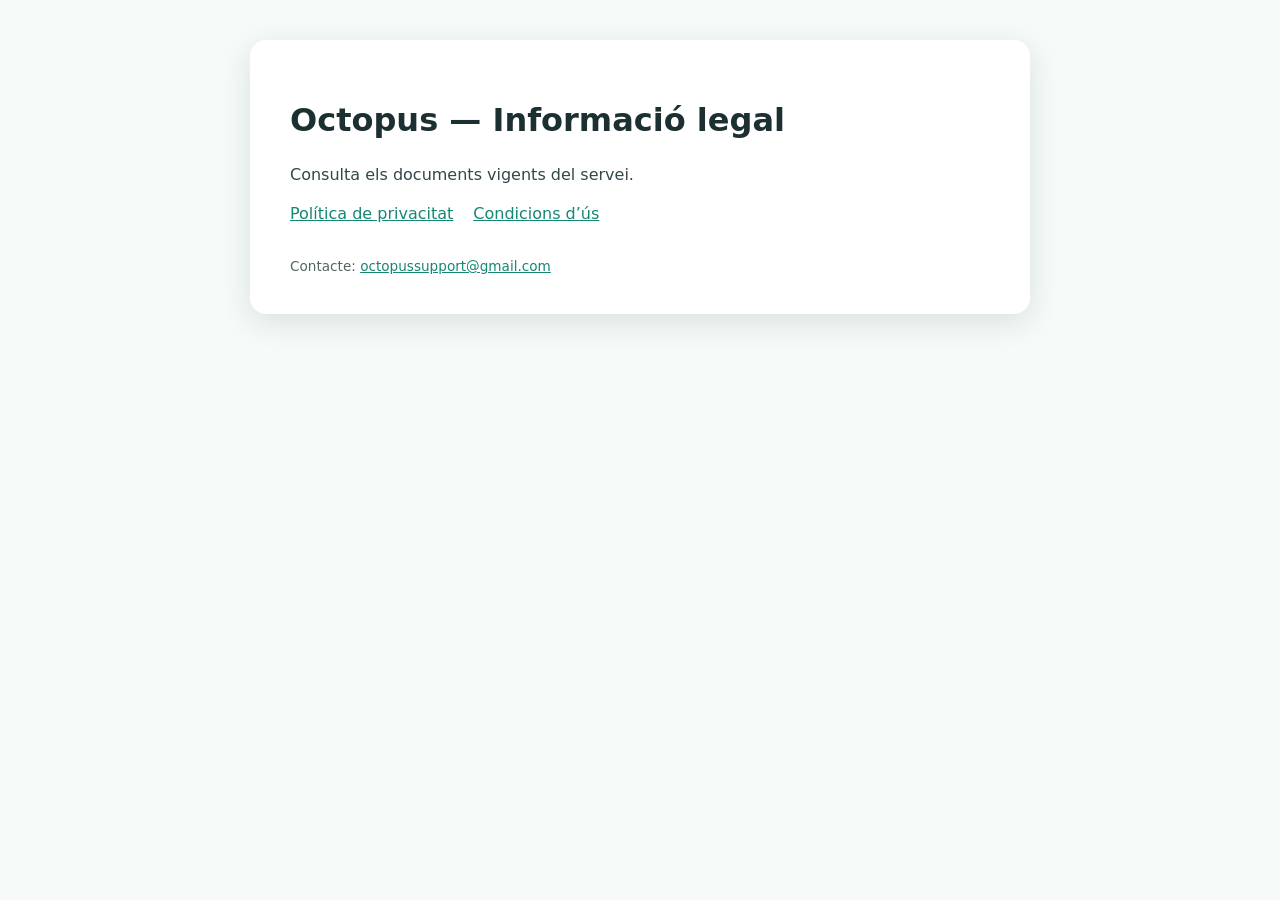
<file: index.html>
<!doctype html><html lang="ca"><head><meta charset="utf-8"><meta name="viewport" content="width=device-width,initial-scale=1"><title>Octopus — Informació legal</title><link rel="stylesheet" href="style.css"></head><body><main><h1>Octopus — Informació legal</h1><p>Consulta els documents vigents del servei.</p><nav><a href="privacy.html">Política de privacitat</a><a href="terms.html">Condicions d’ús</a></nav><footer>Contacte: <a href="mailto:octopussupport@gmail.com">octopussupport@gmail.com</a></footer></main></body></html>
</file>
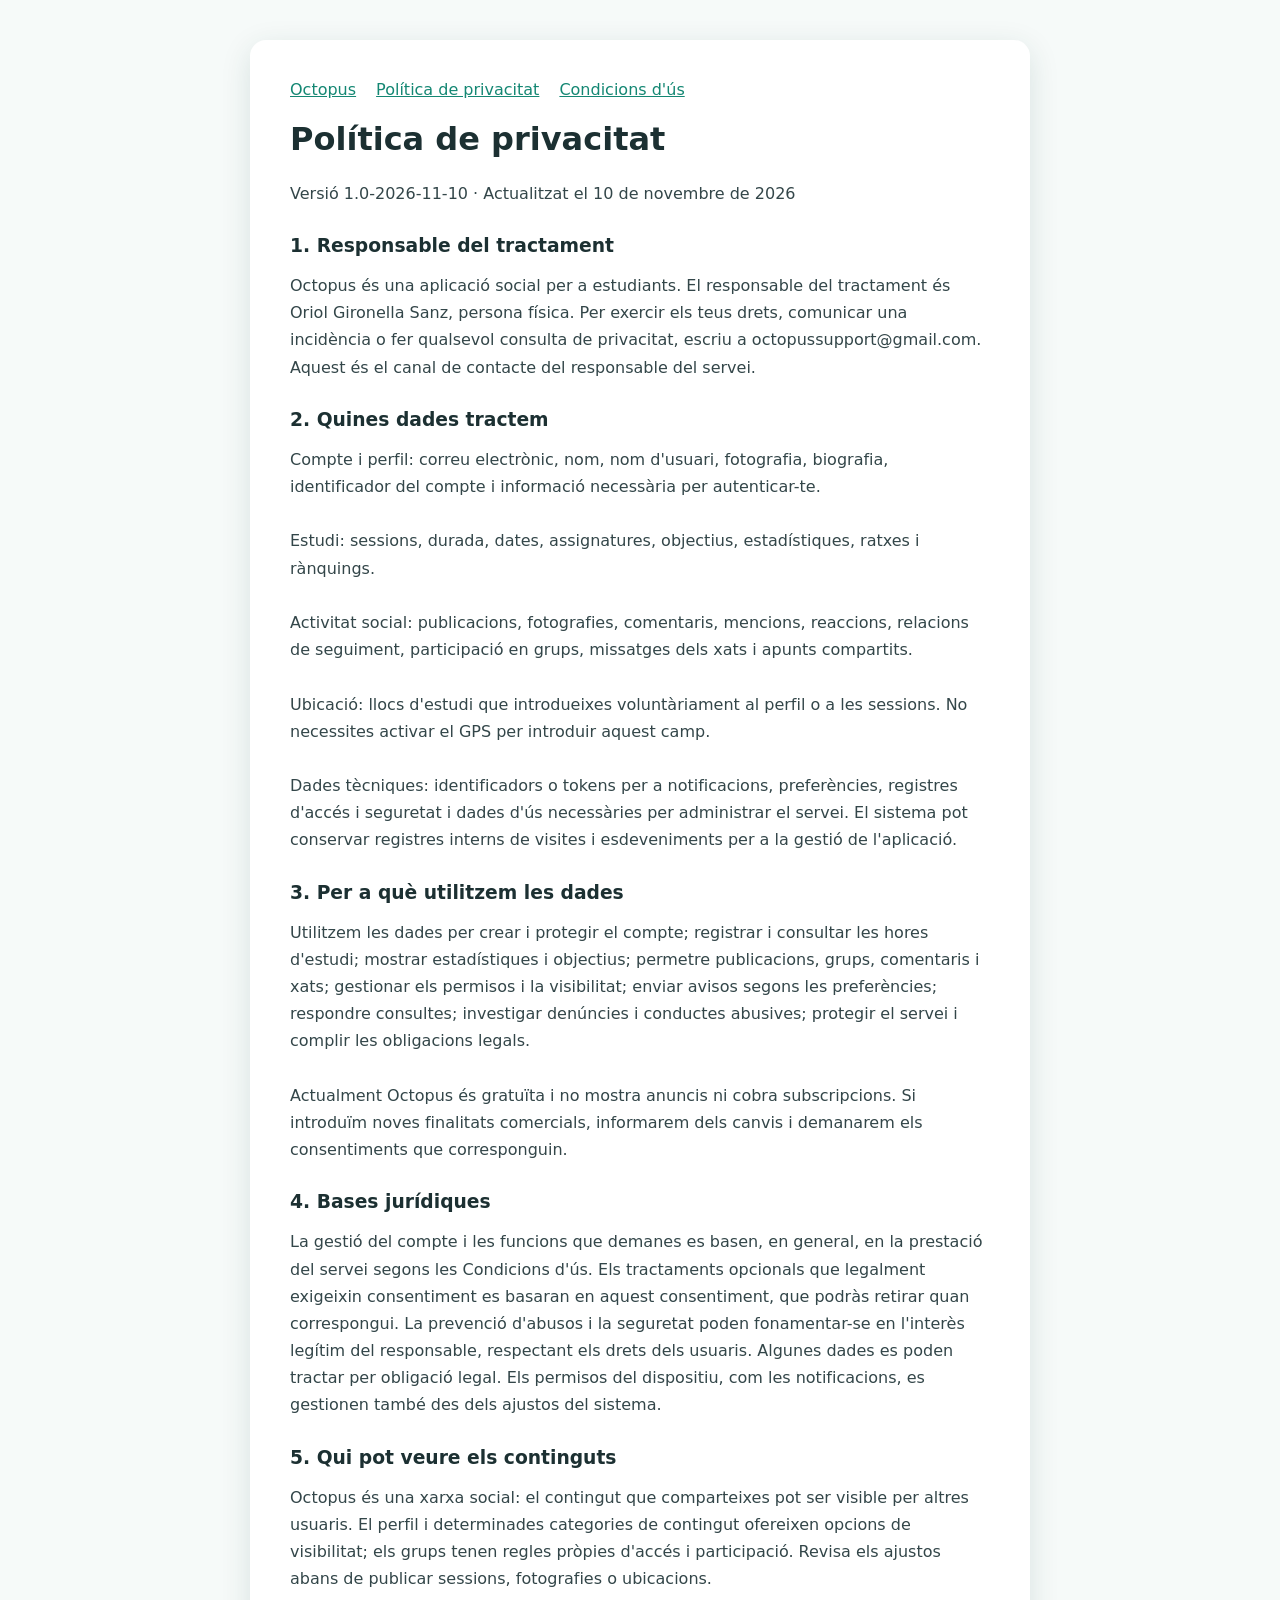
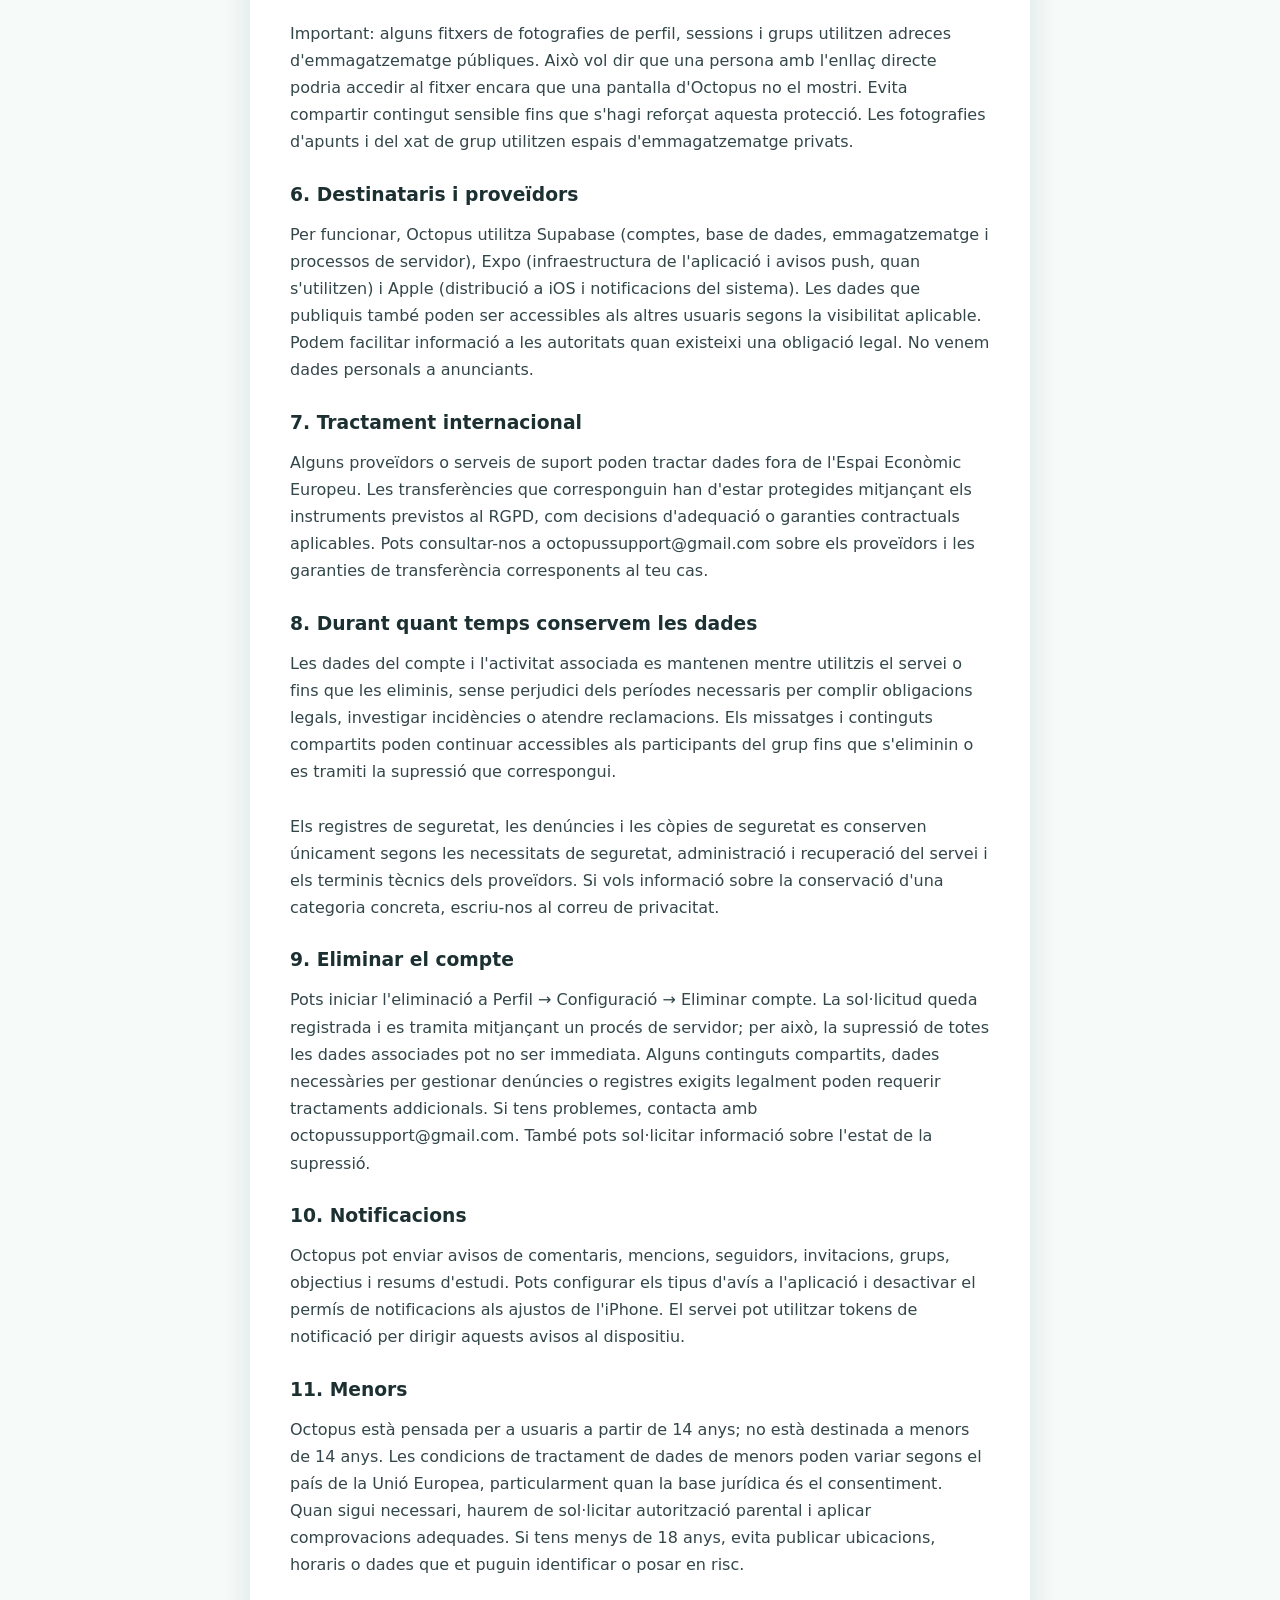
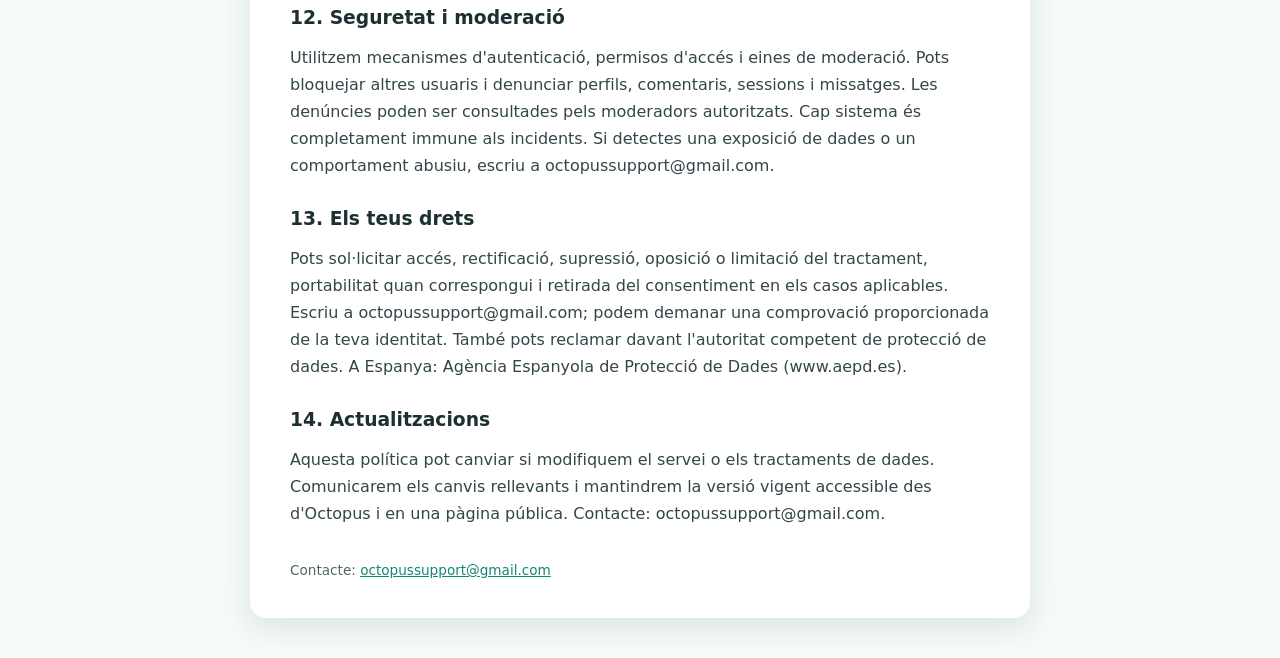
<file: privacy.html>
<!doctype html><html lang="ca"><head><meta charset="utf-8"><meta name="viewport" content="width=device-width,initial-scale=1"><meta name="robots" content="index, follow"><title>Política de privacitat — Octopus</title><link rel="stylesheet" href="style.css"></head><body><main><nav><a href="index.html">Octopus</a><a href="privacy.html">Política de privacitat</a><a href="terms.html">Condicions d'ús</a></nav><h1>Política de privacitat</h1><p>Versió 1.0-2026-11-10 · Actualitzat el 10 de novembre de 2026</p><section><h2>1. Responsable del tractament</h2><p>Octopus és una aplicació social per a estudiants. El responsable del tractament és Oriol Gironella Sanz, persona física. Per exercir els teus drets, comunicar una incidència o fer qualsevol consulta de privacitat, escriu a octopussupport@gmail.com. Aquest és el canal de contacte del responsable del servei.</p></section>
<section><h2>2. Quines dades tractem</h2><p>Compte i perfil: correu electrònic, nom, nom d&#x27;usuari, fotografia, biografia, identificador del compte i informació necessària per autenticar-te.

Estudi: sessions, durada, dates, assignatures, objectius, estadístiques, ratxes i rànquings.

Activitat social: publicacions, fotografies, comentaris, mencions, reaccions, relacions de seguiment, participació en grups, missatges dels xats i apunts compartits.

Ubicació: llocs d&#x27;estudi que introdueixes voluntàriament al perfil o a les sessions. No necessites activar el GPS per introduir aquest camp.

Dades tècniques: identificadors o tokens per a notificacions, preferències, registres d&#x27;accés i seguretat i dades d&#x27;ús necessàries per administrar el servei. El sistema pot conservar registres interns de visites i esdeveniments per a la gestió de l&#x27;aplicació.</p></section>
<section><h2>3. Per a què utilitzem les dades</h2><p>Utilitzem les dades per crear i protegir el compte; registrar i consultar les hores d&#x27;estudi; mostrar estadístiques i objectius; permetre publicacions, grups, comentaris i xats; gestionar els permisos i la visibilitat; enviar avisos segons les preferències; respondre consultes; investigar denúncies i conductes abusives; protegir el servei i complir les obligacions legals.

Actualment Octopus és gratuïta i no mostra anuncis ni cobra subscripcions. Si introduïm noves finalitats comercials, informarem dels canvis i demanarem els consentiments que corresponguin.</p></section>
<section><h2>4. Bases jurídiques</h2><p>La gestió del compte i les funcions que demanes es basen, en general, en la prestació del servei segons les Condicions d&#x27;ús. Els tractaments opcionals que legalment exigeixin consentiment es basaran en aquest consentiment, que podràs retirar quan correspongui. La prevenció d&#x27;abusos i la seguretat poden fonamentar-se en l&#x27;interès legítim del responsable, respectant els drets dels usuaris. Algunes dades es poden tractar per obligació legal. Els permisos del dispositiu, com les notificacions, es gestionen també des dels ajustos del sistema.</p></section>
<section><h2>5. Qui pot veure els continguts</h2><p>Octopus és una xarxa social: el contingut que comparteixes pot ser visible per altres usuaris. El perfil i determinades categories de contingut ofereixen opcions de visibilitat; els grups tenen regles pròpies d&#x27;accés i participació. Revisa els ajustos abans de publicar sessions, fotografies o ubicacions.

Important: alguns fitxers de fotografies de perfil, sessions i grups utilitzen adreces d&#x27;emmagatzematge públiques. Això vol dir que una persona amb l&#x27;enllaç directe podria accedir al fitxer encara que una pantalla d&#x27;Octopus no el mostri. Evita compartir contingut sensible fins que s&#x27;hagi reforçat aquesta protecció. Les fotografies d&#x27;apunts i del xat de grup utilitzen espais d&#x27;emmagatzematge privats.</p></section>
<section><h2>6. Destinataris i proveïdors</h2><p>Per funcionar, Octopus utilitza Supabase (comptes, base de dades, emmagatzematge i processos de servidor), Expo (infraestructura de l&#x27;aplicació i avisos push, quan s&#x27;utilitzen) i Apple (distribució a iOS i notificacions del sistema). Les dades que publiquis també poden ser accessibles als altres usuaris segons la visibilitat aplicable. Podem facilitar informació a les autoritats quan existeixi una obligació legal. No venem dades personals a anunciants.</p></section>
<section><h2>7. Tractament internacional</h2><p>Alguns proveïdors o serveis de suport poden tractar dades fora de l&#x27;Espai Econòmic Europeu. Les transferències que corresponguin han d&#x27;estar protegides mitjançant els instruments previstos al RGPD, com decisions d&#x27;adequació o garanties contractuals aplicables. Pots consultar-nos a octopussupport@gmail.com sobre els proveïdors i les garanties de transferència corresponents al teu cas.</p></section>
<section><h2>8. Durant quant temps conservem les dades</h2><p>Les dades del compte i l&#x27;activitat associada es mantenen mentre utilitzis el servei o fins que les eliminis, sense perjudici dels períodes necessaris per complir obligacions legals, investigar incidències o atendre reclamacions. Els missatges i continguts compartits poden continuar accessibles als participants del grup fins que s&#x27;eliminin o es tramiti la supressió que correspongui.

Els registres de seguretat, les denúncies i les còpies de seguretat es conserven únicament segons les necessitats de seguretat, administració i recuperació del servei i els terminis tècnics dels proveïdors. Si vols informació sobre la conservació d&#x27;una categoria concreta, escriu-nos al correu de privacitat.</p></section>
<section><h2>9. Eliminar el compte</h2><p>Pots iniciar l&#x27;eliminació a Perfil → Configuració → Eliminar compte. La sol·licitud queda registrada i es tramita mitjançant un procés de servidor; per això, la supressió de totes les dades associades pot no ser immediata. Alguns continguts compartits, dades necessàries per gestionar denúncies o registres exigits legalment poden requerir tractaments addicionals. Si tens problemes, contacta amb octopussupport@gmail.com. També pots sol·licitar informació sobre l&#x27;estat de la supressió.</p></section>
<section><h2>10. Notificacions</h2><p>Octopus pot enviar avisos de comentaris, mencions, seguidors, invitacions, grups, objectius i resums d&#x27;estudi. Pots configurar els tipus d&#x27;avís a l&#x27;aplicació i desactivar el permís de notificacions als ajustos de l&#x27;iPhone. El servei pot utilitzar tokens de notificació per dirigir aquests avisos al dispositiu.</p></section>
<section><h2>11. Menors</h2><p>Octopus està pensada per a usuaris a partir de 14 anys; no està destinada a menors de 14 anys. Les condicions de tractament de dades de menors poden variar segons el país de la Unió Europea, particularment quan la base jurídica és el consentiment. Quan sigui necessari, haurem de sol·licitar autorització parental i aplicar comprovacions adequades. Si tens menys de 18 anys, evita publicar ubicacions, horaris o dades que et puguin identificar o posar en risc.</p></section>
<section><h2>12. Seguretat i moderació</h2><p>Utilitzem mecanismes d&#x27;autenticació, permisos d&#x27;accés i eines de moderació. Pots bloquejar altres usuaris i denunciar perfils, comentaris, sessions i missatges. Les denúncies poden ser consultades pels moderadors autoritzats. Cap sistema és completament immune als incidents. Si detectes una exposició de dades o un comportament abusiu, escriu a octopussupport@gmail.com.</p></section>
<section><h2>13. Els teus drets</h2><p>Pots sol·licitar accés, rectificació, supressió, oposició o limitació del tractament, portabilitat quan correspongui i retirada del consentiment en els casos aplicables. Escriu a octopussupport@gmail.com; podem demanar una comprovació proporcionada de la teva identitat. També pots reclamar davant l&#x27;autoritat competent de protecció de dades. A Espanya: Agència Espanyola de Protecció de Dades (www.aepd.es).</p></section>
<section><h2>14. Actualitzacions</h2><p>Aquesta política pot canviar si modifiquem el servei o els tractaments de dades. Comunicarem els canvis rellevants i mantindrem la versió vigent accessible des d&#x27;Octopus i en una pàgina pública. Contacte: octopussupport@gmail.com.</p></section><footer>Contacte: <a href="mailto:octopussupport@gmail.com">octopussupport@gmail.com</a></footer></main></body></html>
</file>
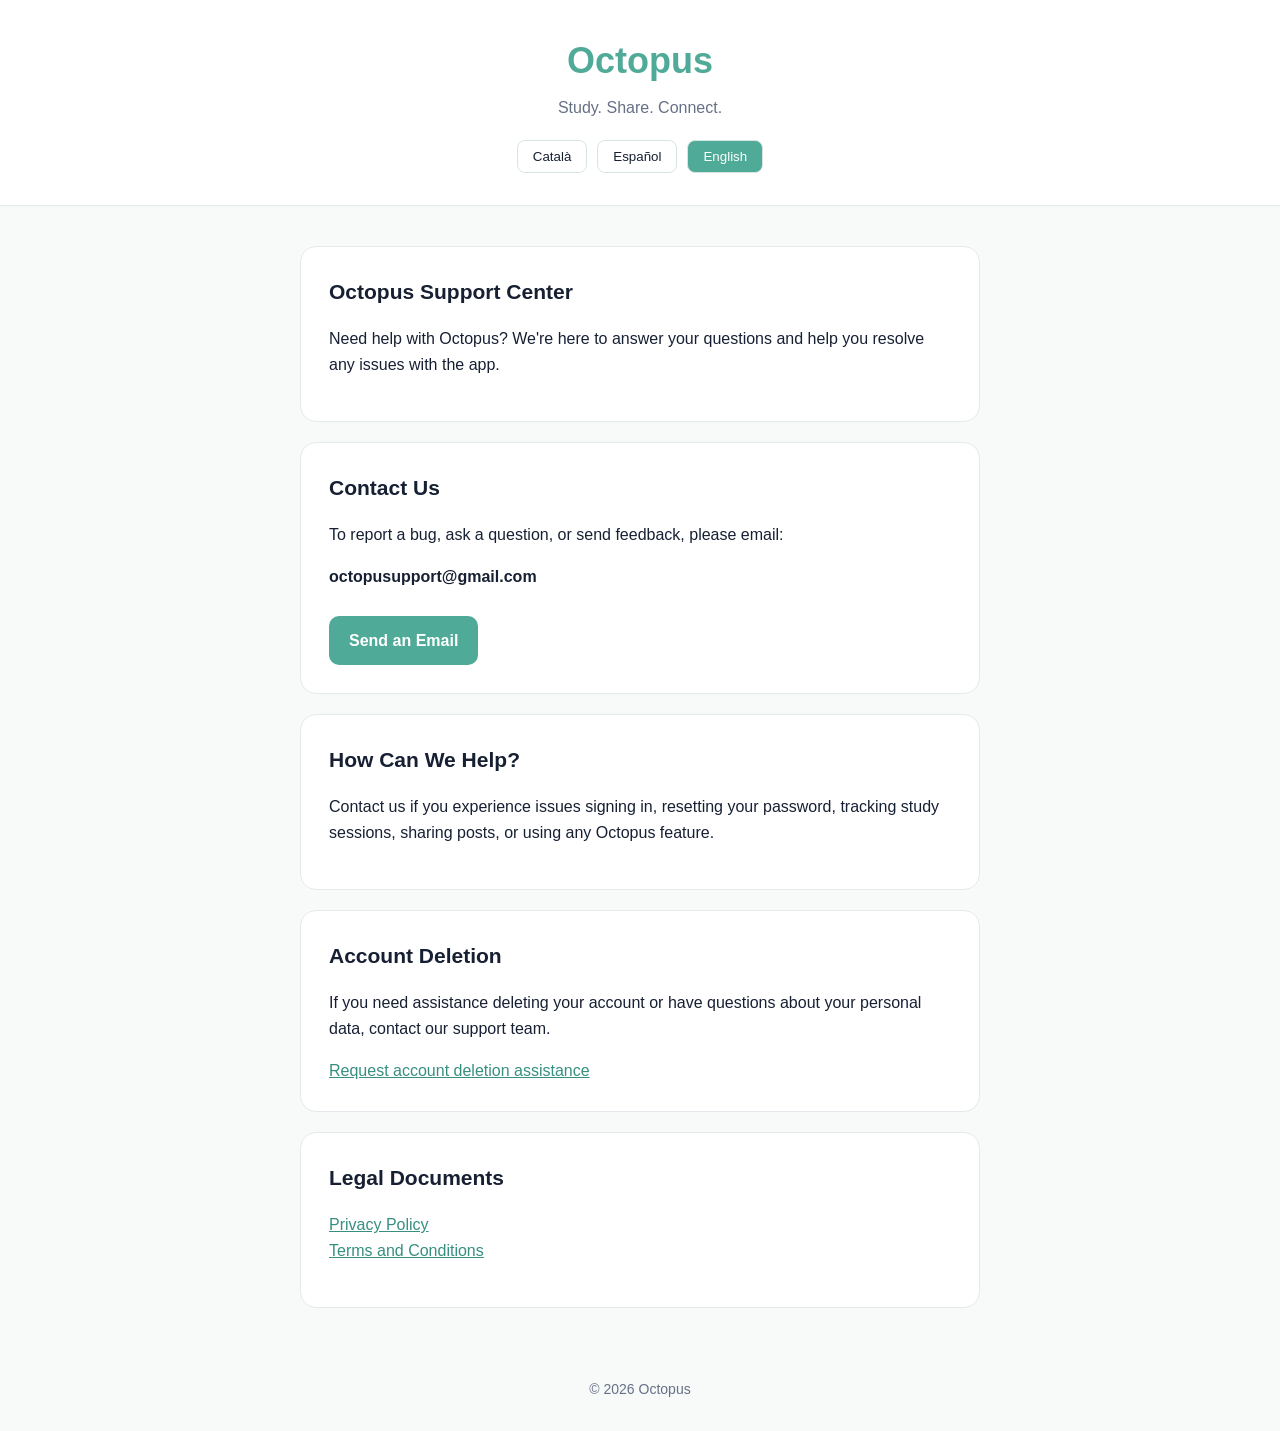
<file: support.html>
<!DOCTYPE html>
<html lang="ca">
<head>
  <meta charset="UTF-8">
  <meta name="viewport" content="width=device-width, initial-scale=1.0">
  <title>Octopus | Suport</title>
  <meta name="description" content="Pàgina oficial de suport d'Octopus. Contacta amb nosaltres per obtenir ajuda.">
  <style>
    * { box-sizing: border-box; }
    body {
      margin: 0;
      font-family: -apple-system, BlinkMacSystemFont, "Segoe UI", sans-serif;
      background: #f8faf9;
      color: #172033;
      line-height: 1.6;
    }
    header {
      background: #ffffff;
      border-bottom: 1px solid #e5e9ed;
      padding: 32px 20px;
      text-align: center;
    }
    h1 { margin: 0; color: #50aa98; font-size: 36px; }
    .subtitle { color: #667085; margin-top: 5px; }
    main { max-width: 720px; margin: 40px auto; padding: 0 20px; }
    .card {
      background: white;
      border: 1px solid #e5e9ed;
      border-radius: 16px;
      padding: 28px;
      margin-bottom: 20px;
    }
    h2 { font-size: 21px; margin-top: 0; }
    a { color: #368f80; }
    .button {
      display: inline-block;
      background: #50aa98;
      color: white;
      text-decoration: none;
      border-radius: 10px;
      padding: 12px 20px;
      font-weight: 600;
      margin-top: 10px;
    }
    .button:hover { background: #398f80; }
    .language {
      display: flex;
      justify-content: center;
      gap: 10px;
      flex-wrap: wrap;
      margin-top: 20px;
    }
    .language button {
      border: 1px solid #d7e5e1;
      background: white;
      padding: 8px 15px;
      border-radius: 8px;
      cursor: pointer;
      color: #172033;
    }
    .language button.active {
      background: #50aa98;
      color: white;
    }
    footer {
      text-align: center;
      padding: 30px 20px;
      color: #667085;
      font-size: 14px;
    }
  </style>
</head>
<body>
  <header>
    <h1>Octopus</h1>
    <p class="subtitle">Study. Share. Connect.</p>
    <div class="language">
      <button onclick="setLang('ca')" id="ca">Català</button>
      <button onclick="setLang('es')" id="es">Español</button>
      <button onclick="setLang('en')" id="en">English</button>
    </div>
  </header>

  <main>
    <section class="card">
      <h2 id="welcome"></h2>
      <p id="intro"></p>
    </section>

    <section class="card">
      <h2 id="contactTitle"></h2>
      <p id="contactText"></p>
      <p><strong>octopusupport@gmail.com</strong></p>
      <a class="button" href="mailto:octopusupport@gmail.com" id="contactButton"></a>
    </section>

    <section class="card">
      <h2 id="helpTitle"></h2>
      <p id="helpText"></p>
    </section>

    <section class="card">
      <h2 id="deleteTitle"></h2>
      <p id="deleteText"></p>
      <a href="mailto:octopusupport@gmail.com?subject=Octopus%20-%20Account%20deletion" id="deleteLink"></a>
    </section>

    <section class="card">
      <h2 id="legalTitle"></h2>
      <p>
        <a href="privacy.html" id="privacyLink"></a>
        <br>
        <a href="terms.html" id="termsLink"></a>
      </p>
    </section>
  </main>

  <footer>
    © 2026 Octopus
  </footer>

  <script>
    const translations = {
      ca: {
        welcome: "Centre de suport d'Octopus",
        intro: "Necessites ajuda amb Octopus? Som aquí per ajudar-te a resoldre qualsevol dubte o problema relacionat amb l'aplicació.",
        contactTitle: "Contacta amb nosaltres",
        contactText: "Per comunicar un error, fer una consulta o enviar-nos suggeriments, escriu-nos a:",
        contactButton: "Enviar un correu",
        helpTitle: "Com podem ajudar-te?",
        helpText: "Pots contactar amb nosaltres si tens problemes per iniciar sessió, recuperar la contrasenya, registrar sessions d'estudi, publicar contingut o utilitzar qualsevol funcionalitat d'Octopus.",
        deleteTitle: "Eliminació del compte",
        deleteText: "Si necessites ajuda per eliminar el teu compte o tens preguntes sobre les teves dades personals, contacta amb el nostre equip de suport.",
        deleteLink: "Sol·licitar ajuda amb l'eliminació del compte",
        legalTitle: "Documents legals",
        privacyLink: "Política de privacitat",
        termsLink: "Termes i condicions"
      },
      es: {
        welcome: "Centro de soporte de Octopus",
        intro: "¿Necesitas ayuda con Octopus? Estamos aquí para resolver cualquier duda o problema relacionado con la aplicación.",
        contactTitle: "Contacta con nosotros",
        contactText: "Para comunicar un error, realizar una consulta o enviarnos sugerencias, escríbenos a:",
        contactButton: "Enviar un correo",
        helpTitle: "¿Cómo podemos ayudarte?",
        helpText: "Puedes contactar con nosotros si tienes problemas para iniciar sesión, recuperar tu contraseña, registrar sesiones de estudio, publicar contenido o utilizar cualquier función de Octopus.",
        deleteTitle: "Eliminación de la cuenta",
        deleteText: "Si necesitas ayuda para eliminar tu cuenta o tienes preguntas sobre tus datos personales, contacta con nuestro equipo de soporte.",
        deleteLink: "Solicitar ayuda para eliminar la cuenta",
        legalTitle: "Documentos legales",
        privacyLink: "Política de privacidad",
        termsLink: "Términos y condiciones"
      },
      en: {
        welcome: "Octopus Support Center",
        intro: "Need help with Octopus? We're here to answer your questions and help you resolve any issues with the app.",
        contactTitle: "Contact Us",
        contactText: "To report a bug, ask a question, or send feedback, please email:",
        contactButton: "Send an Email",
        helpTitle: "How Can We Help?",
        helpText: "Contact us if you experience issues signing in, resetting your password, tracking study sessions, sharing posts, or using any Octopus feature.",
        deleteTitle: "Account Deletion",
        deleteText: "If you need assistance deleting your account or have questions about your personal data, contact our support team.",
        deleteLink: "Request account deletion assistance",
        legalTitle: "Legal Documents",
        privacyLink: "Privacy Policy",
        termsLink: "Terms and Conditions"
      }
    };

    function setLang(lang) {
      const texts = translations[lang];
      document.documentElement.lang = lang;

      Object.keys(texts).forEach(key => {
        const element = document.getElementById(key);
        if (element) element.textContent = texts[key];
      });

      document.querySelectorAll(".language button").forEach(button => {
        button.classList.toggle("active", button.id === lang);
      });
    }

    const browserLanguage = navigator.language.toLowerCase();
    const initialLanguage = browserLanguage.startsWith("ca") ? "ca"
      : browserLanguage.startsWith("es") ? "es"
      : "en";

    setLang(initialLanguage);
  </script>
</body>
</html>
</file>
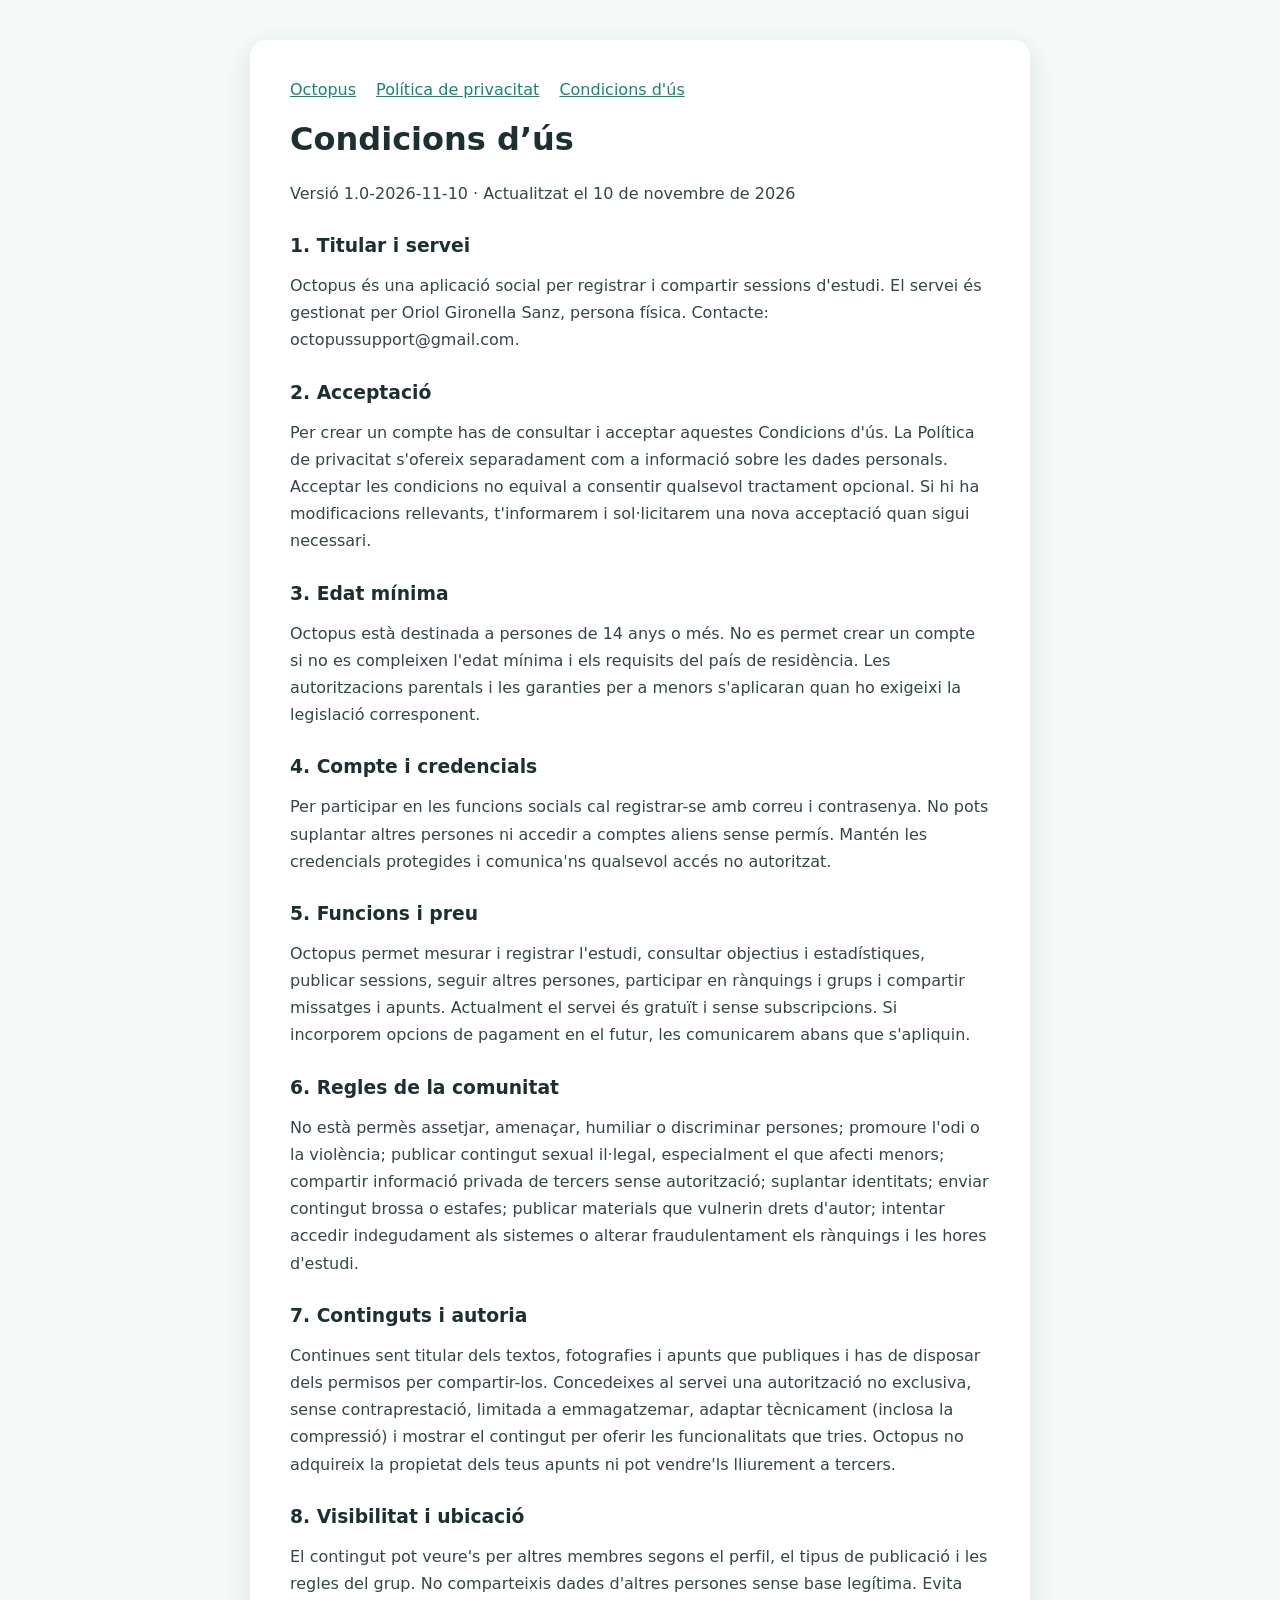
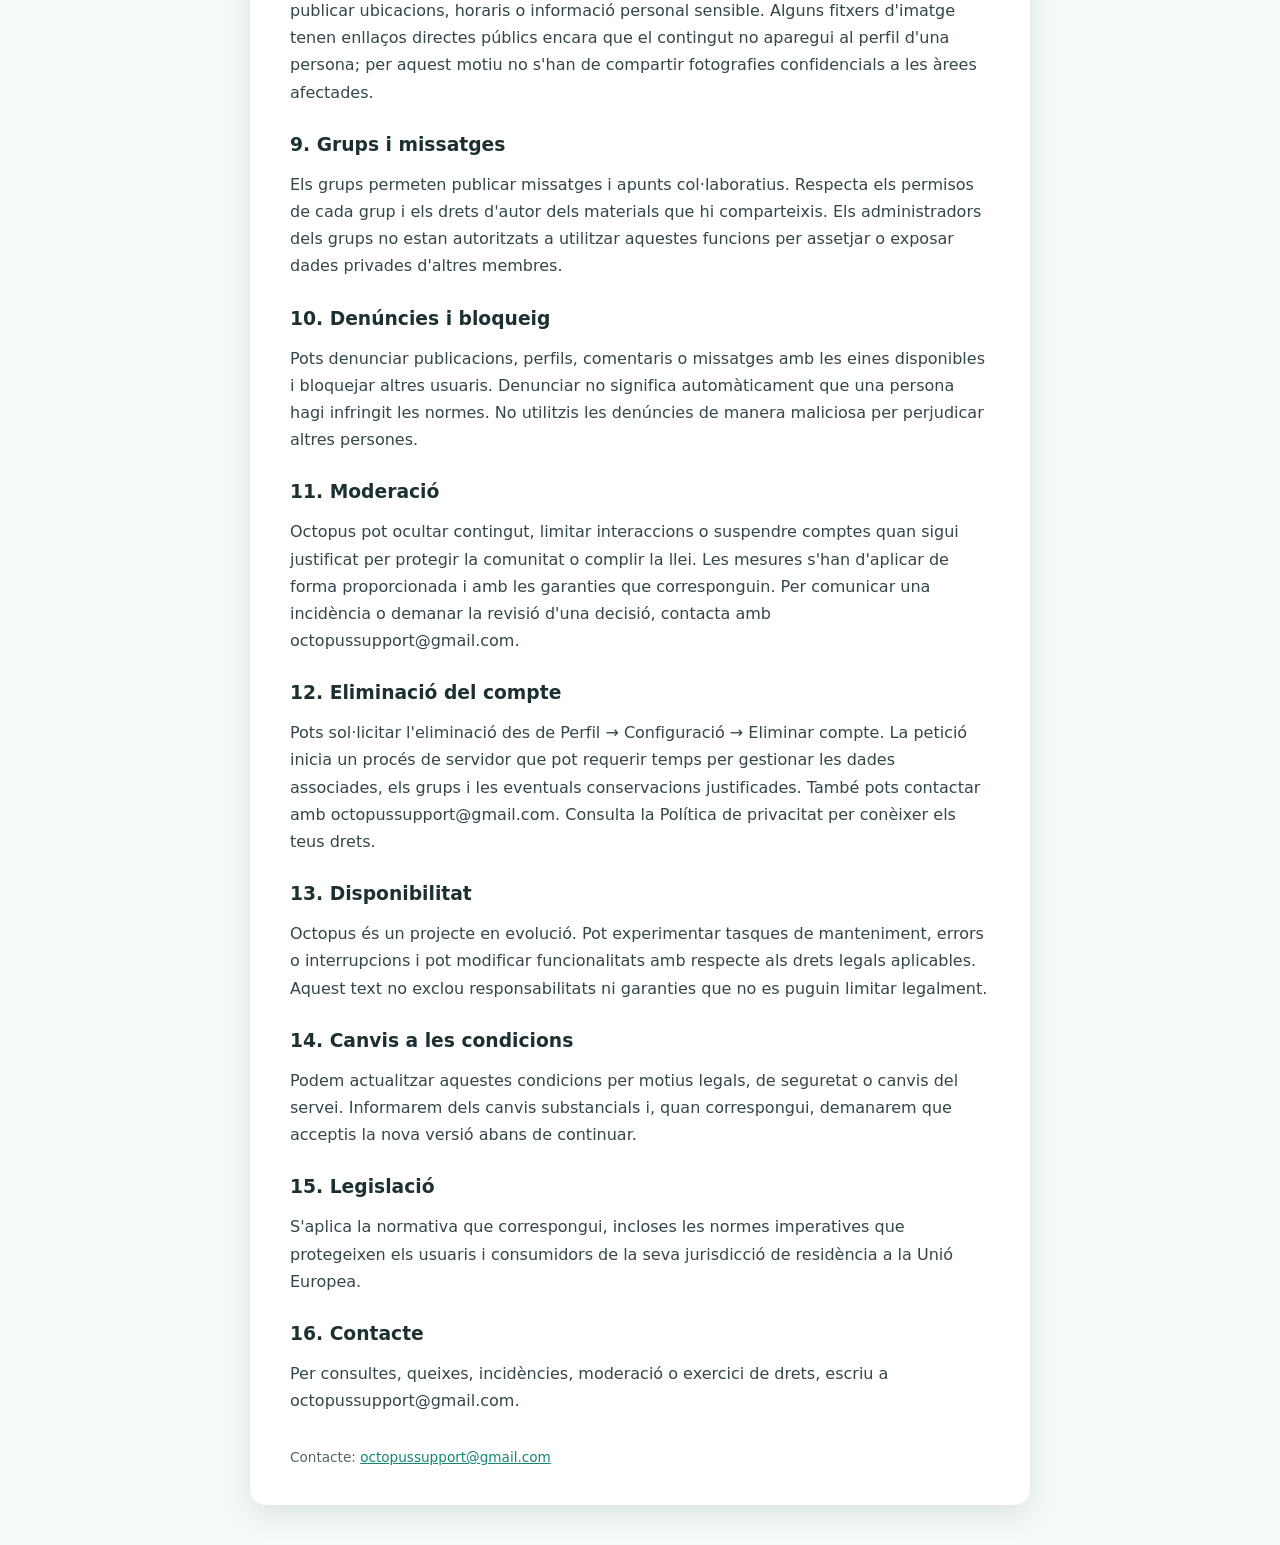
<file: terms.html>
<!doctype html><html lang="ca"><head><meta charset="utf-8"><meta name="viewport" content="width=device-width,initial-scale=1"><meta name="robots" content="index, follow"><title>Condicions d’ús — Octopus</title><link rel="stylesheet" href="style.css"></head><body><main><nav><a href="index.html">Octopus</a><a href="privacy.html">Política de privacitat</a><a href="terms.html">Condicions d'ús</a></nav><h1>Condicions d’ús</h1><p>Versió 1.0-2026-11-10 · Actualitzat el 10 de novembre de 2026</p><section><h2>1. Titular i servei</h2><p>Octopus és una aplicació social per registrar i compartir sessions d&#x27;estudi. El servei és gestionat per Oriol Gironella Sanz, persona física. Contacte: octopussupport@gmail.com.</p></section>
<section><h2>2. Acceptació</h2><p>Per crear un compte has de consultar i acceptar aquestes Condicions d&#x27;ús. La Política de privacitat s&#x27;ofereix separadament com a informació sobre les dades personals. Acceptar les condicions no equival a consentir qualsevol tractament opcional. Si hi ha modificacions rellevants, t&#x27;informarem i sol·licitarem una nova acceptació quan sigui necessari.</p></section>
<section><h2>3. Edat mínima</h2><p>Octopus està destinada a persones de 14 anys o més. No es permet crear un compte si no es compleixen l&#x27;edat mínima i els requisits del país de residència. Les autoritzacions parentals i les garanties per a menors s&#x27;aplicaran quan ho exigeixi la legislació corresponent.</p></section>
<section><h2>4. Compte i credencials</h2><p>Per participar en les funcions socials cal registrar-se amb correu i contrasenya. No pots suplantar altres persones ni accedir a comptes aliens sense permís. Mantén les credencials protegides i comunica&#x27;ns qualsevol accés no autoritzat.</p></section>
<section><h2>5. Funcions i preu</h2><p>Octopus permet mesurar i registrar l&#x27;estudi, consultar objectius i estadístiques, publicar sessions, seguir altres persones, participar en rànquings i grups i compartir missatges i apunts. Actualment el servei és gratuït i sense subscripcions. Si incorporem opcions de pagament en el futur, les comunicarem abans que s&#x27;apliquin.</p></section>
<section><h2>6. Regles de la comunitat</h2><p>No està permès assetjar, amenaçar, humiliar o discriminar persones; promoure l&#x27;odi o la violència; publicar contingut sexual il·legal, especialment el que afecti menors; compartir informació privada de tercers sense autorització; suplantar identitats; enviar contingut brossa o estafes; publicar materials que vulnerin drets d&#x27;autor; intentar accedir indegudament als sistemes o alterar fraudulentament els rànquings i les hores d&#x27;estudi.</p></section>
<section><h2>7. Continguts i autoria</h2><p>Continues sent titular dels textos, fotografies i apunts que publiques i has de disposar dels permisos per compartir-los. Concedeixes al servei una autorització no exclusiva, sense contraprestació, limitada a emmagatzemar, adaptar tècnicament (inclosa la compressió) i mostrar el contingut per oferir les funcionalitats que tries. Octopus no adquireix la propietat dels teus apunts ni pot vendre&#x27;ls lliurement a tercers.</p></section>
<section><h2>8. Visibilitat i ubicació</h2><p>El contingut pot veure&#x27;s per altres membres segons el perfil, el tipus de publicació i les regles del grup. No comparteixis dades d&#x27;altres persones sense base legítima. Evita publicar ubicacions, horaris o informació personal sensible. Alguns fitxers d&#x27;imatge tenen enllaços directes públics encara que el contingut no aparegui al perfil d&#x27;una persona; per aquest motiu no s&#x27;han de compartir fotografies confidencials a les àrees afectades.</p></section>
<section><h2>9. Grups i missatges</h2><p>Els grups permeten publicar missatges i apunts col·laboratius. Respecta els permisos de cada grup i els drets d&#x27;autor dels materials que hi comparteixis. Els administradors dels grups no estan autoritzats a utilitzar aquestes funcions per assetjar o exposar dades privades d&#x27;altres membres.</p></section>
<section><h2>10. Denúncies i bloqueig</h2><p>Pots denunciar publicacions, perfils, comentaris o missatges amb les eines disponibles i bloquejar altres usuaris. Denunciar no significa automàticament que una persona hagi infringit les normes. No utilitzis les denúncies de manera maliciosa per perjudicar altres persones.</p></section>
<section><h2>11. Moderació</h2><p>Octopus pot ocultar contingut, limitar interaccions o suspendre comptes quan sigui justificat per protegir la comunitat o complir la llei. Les mesures s&#x27;han d&#x27;aplicar de forma proporcionada i amb les garanties que corresponguin. Per comunicar una incidència o demanar la revisió d&#x27;una decisió, contacta amb octopussupport@gmail.com.</p></section>
<section><h2>12. Eliminació del compte</h2><p>Pots sol·licitar l&#x27;eliminació des de Perfil → Configuració → Eliminar compte. La petició inicia un procés de servidor que pot requerir temps per gestionar les dades associades, els grups i les eventuals conservacions justificades. També pots contactar amb octopussupport@gmail.com. Consulta la Política de privacitat per conèixer els teus drets.</p></section>
<section><h2>13. Disponibilitat</h2><p>Octopus és un projecte en evolució. Pot experimentar tasques de manteniment, errors o interrupcions i pot modificar funcionalitats amb respecte als drets legals aplicables. Aquest text no exclou responsabilitats ni garanties que no es puguin limitar legalment.</p></section>
<section><h2>14. Canvis a les condicions</h2><p>Podem actualitzar aquestes condicions per motius legals, de seguretat o canvis del servei. Informarem dels canvis substancials i, quan correspongui, demanarem que acceptis la nova versió abans de continuar.</p></section>
<section><h2>15. Legislació</h2><p>S&#x27;aplica la normativa que correspongui, incloses les normes imperatives que protegeixen els usuaris i consumidors de la seva jurisdicció de residència a la Unió Europea.</p></section>
<section><h2>16. Contacte</h2><p>Per consultes, queixes, incidències, moderació o exercici de drets, escriu a octopussupport@gmail.com.</p></section><footer>Contacte: <a href="mailto:octopussupport@gmail.com">octopussupport@gmail.com</a></footer></main></body></html>
</file>
<file: style.css>
*{box-sizing:border-box}body{font-family:system-ui,-apple-system,sans-serif;color:#1c3032;background:#f6faf9;margin:0}main{max-width:780px;margin:40px auto;background:white;padding:40px;border-radius:16px;box-shadow:0 8px 30px #0b3d3420}h1{font-size:2rem}h2{font-size:1.17rem;margin-top:28px}p{white-space:pre-line;line-height:1.7;color:#334649}nav{display:flex;gap:20px;flex-wrap:wrap}a{color:#148773}footer{margin-top:35px;font-size:.85rem;color:#526665}@media(max-width:700px){main{margin:0;padding:25px;border-radius:0}}
</file>
